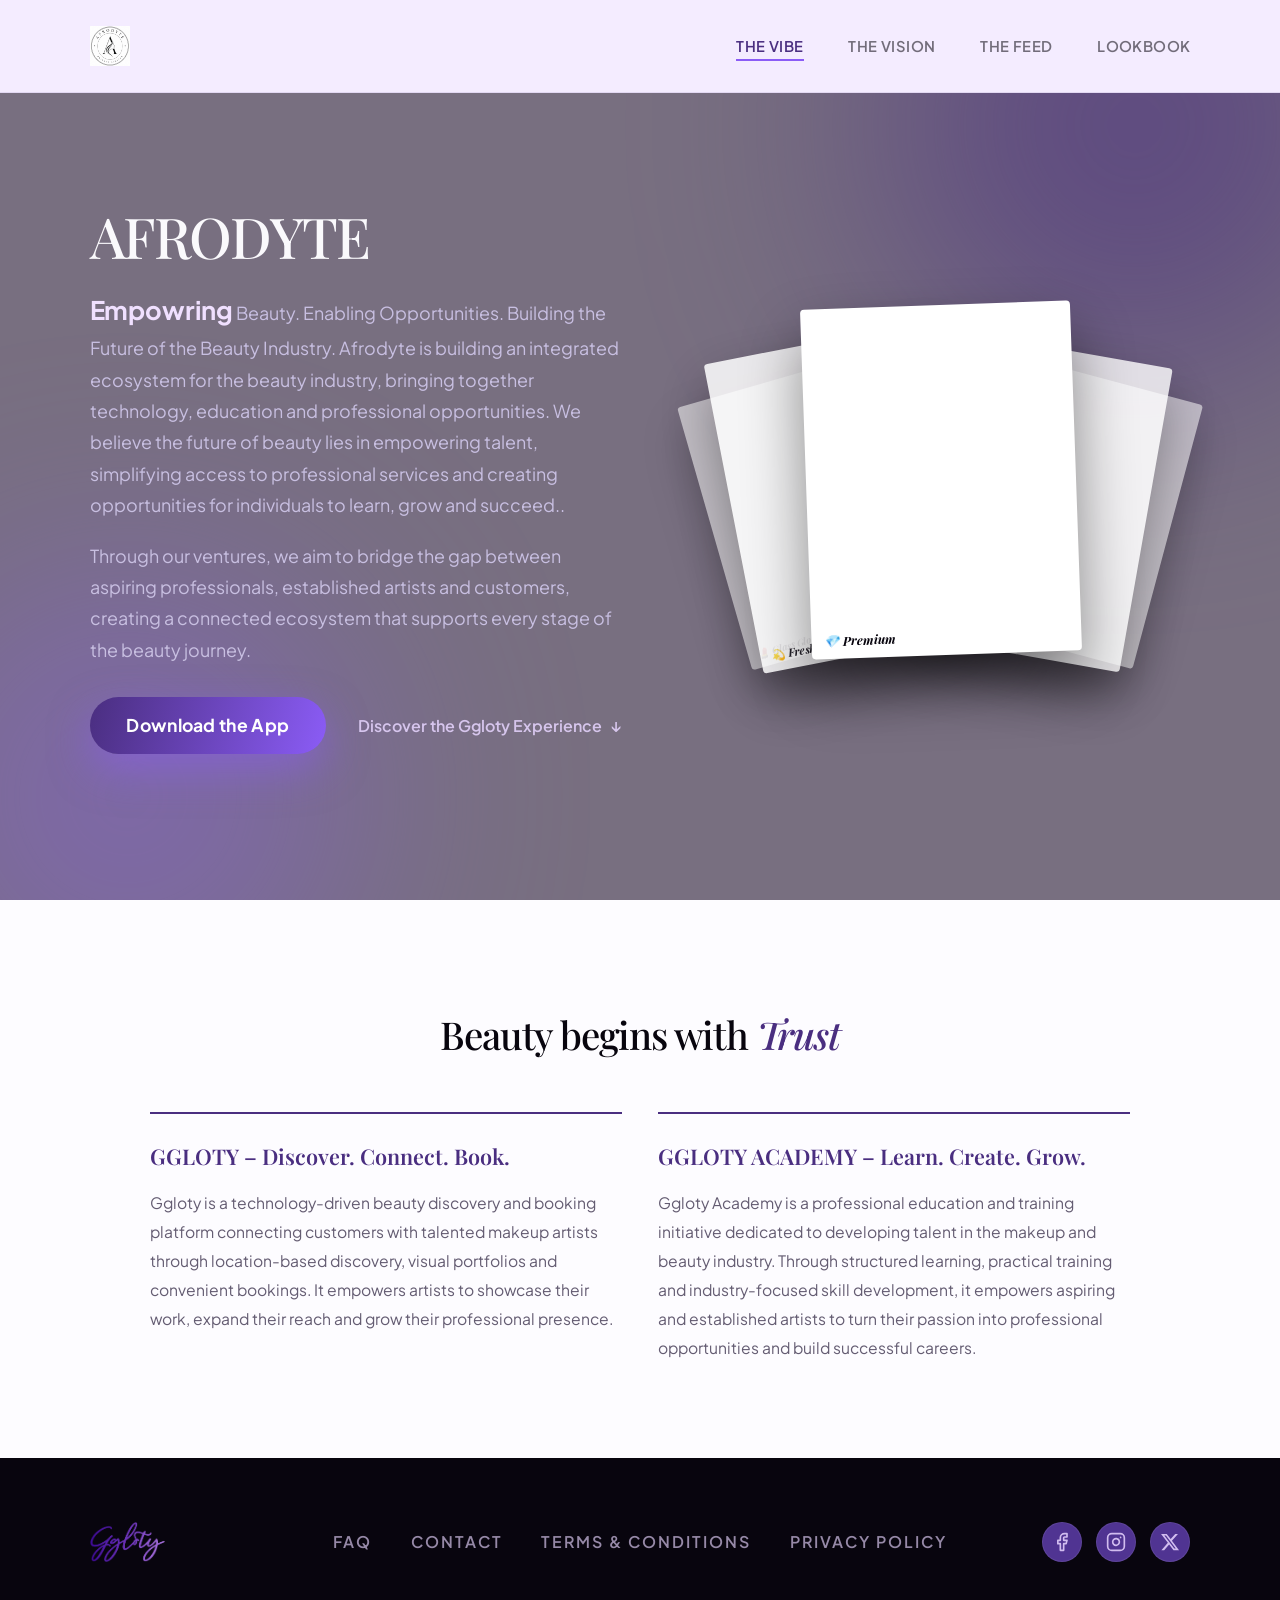
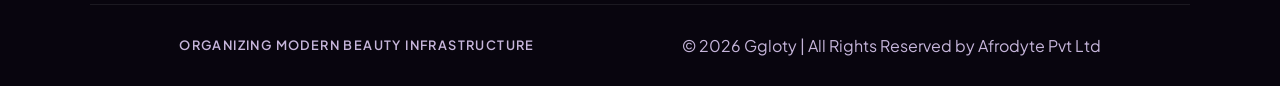
<file: index.html>
<!DOCTYPE html>
<html lang="en">

<head>
    <meta charset="UTF-8">
    <meta name="viewport" content="width=device-width, initial-scale=1.0">

    <title>Ggloty | Book Verified Makeup Artists & Beauty Professionals</title>

    <meta property="og:type" content="website">
    <meta property="og:url" content="https://www.ggloty.com/">
    <meta property="og:title" content="Ggloty | Book Verified Makeup Artists & Beauty Professionals">
    <meta property="og:description" content="Discover premium beauty and spa experiences customized to match your unique vibe.">
    <meta property="og:image" content="https://www.ggloty.com/preview.png">

    <link rel="icon" type="images/png" href="images/new logo.png">
    <link rel="canonical" href="https://www.ggloty.com/">

    <link rel="preconnect" href="https://fonts.googleapis.com">
    <link rel="preconnect" href="https://fonts.gstatic.com" crossorigin>

    <link href="https://fonts.googleapis.com/css2?family=Playfair+Display:ital,wght@0,400;0,500;0,600;0,700;1,400;1,500;1,600&family=Plus+Jakarta+Sans:wght@300;400;500;600;700;800&display=swap" rel="stylesheet">

    <link rel="stylesheet" href="style.css">
</head>

<body>

    <!-- NAVBAR -->
    <header class="masthead" id="masthead">
        <div class="masthead-bar">

            <a href="#home" class="brand-logo">
                <img src="images/new logo.png" alt="Ggloty" class="logo-img">
            </a>

            <nav class="primary-nav">
                <ul class="nav-list" id="navLinksMenu">
                    <li><a href="#home" class="nav-item active">The Vibe</a></li>
                    <li><a href="#vision" class="nav-item">The Vision</a></li>
                    <li><a href="#reels-section" class="nav-item">The Feed</a></li>
                    <li><a href="#lookbook" class="nav-item">Lookbook</a></li>
                </ul>
            </nav>

            <button class="menu-toggle" id="hamburgerToggle"
                aria-label="Toggle menu"
                aria-expanded="false"
                aria-controls="navLinksMenu">

                <span class="hamburger-line"></span>
                <span class="hamburger-line"></span>
                <span class="hamburger-line"></span>

            </button>

        </div>
    </header>


    <main>

        <!-- HERO SECTION -->
        <section id="home" class="hero">

            <span class="hero-glow glow-a" aria-hidden="true"></span>
            <span class="hero-glow glow-b" aria-hidden="true"></span>

            <div class="hero-inner">

                <div class="hero-copy" data-reveal>

                    <h1 class="hero-title">
                        AFRODYTE<br>
                        <span class="accent-ital"></span>
                    </h1>

                    <p class="hero-text">
                         <span class="brand-highlight">Empowring</span>  
                   Beauty. Enabling Opportunities.

Building the Future of the Beauty Industry.

Afrodyte is building an integrated ecosystem for the beauty industry, bringing together technology, education and professional opportunities.

We believe the future of beauty lies in empowering talent, simplifying access to professional services and creating opportunities for individuals to learn, grow and succeed..
                    </p>

                    <p class="hero-text">
                       
                       Through our ventures, we aim to bridge the gap between aspiring professionals, established artists and customers, creating a connected ecosystem that supports every stage of the beauty journey.
                    </p>

                    <div class="hero-actions">

                        <a href="https://play.google.com/store/apps/details?id=com.ggloty"
                            class="btn-glow">
                            <span>Download the App</span>
                        </a>

                        <a href="#vision" class="link-arrow">
                            Discover the Ggloty Experience
                            <span class="arrow-bob">↓</span>
                        </a>

                    </div>

                </div>


                <!-- HERO PHOTO STACK -->
                <div class="hero-visual" data-reveal>

                    <div class="photo-stack" id="heroDeckSlider">

                        <div class="photo-card">
                            <div class="photo-img"
                                style="background-image:url('https://res.cloudinary.com/vi6c5p9w/image/upload/tile-1.jpg');">
                            </div>
                            <span class="photo-tag">💫 Fresh</span>
                        </div>

                        <div class="photo-card">
                            <div class="photo-img"
                                style="background-image:url('https://res.cloudinary.com/vi6c5p9w/image/upload/v1783770216/tile-2.jpg');">
                            </div>
                            <span class="photo-tag">✨ Iconic</span>
                        </div>

                        <div class="photo-card">
                            <div class="photo-img"
                                style="background-image:url('https://res.cloudinary.com/vi6c5p9w/image/upload/tile-3.jpg');">
                            </div>
                            <span class="photo-tag">💎 Premium</span>
                        </div>

                        <div class="photo-card">
                            <div class="photo-img"
                                style="background-image:url('https://res.cloudinary.com/vi6c5p9w/image/upload/tile-4.jpg');">
                            </div>
                            <span class="photo-tag">💄 Glass Glow</span>
                        </div>

                        <div class="photo-card">
                            <div class="photo-img"
                                style="background-image:url('https://res.cloudinary.com/vi6c5p9w/image/upload/v1783768483/tile-5.jpg');">
                            </div>
                            <span class="photo-tag">⚡ Velvet</span>
                        </div>

                    </div>
                </div>

            </div>
        </section>
<section id="vision" class="vision">
            <div class="vision-inner">
                

                <div class="vision-heading" data-reveal>
                    <h2>Beauty begins with<span class="accent-plum"> Trust</span></h2>
                </div>

                <div class="perks">
                    <div class="perk" data-reveal>
                        <span class="perk-tag">GGLOTY – Discover. Connect. Book.</span>
                        
                        <p>Ggloty is a technology-driven beauty discovery and booking platform connecting customers with talented makeup artists through location-based discovery, visual portfolios and convenient bookings. It empowers artists to showcase their work, expand their reach and grow their professional presence.</p>
                    </div>

                    <div class="perk" data-reveal>

                        <span class="perk-tag">
                          GGLOTY ACADEMY – Learn. Create. Grow.
                        </span>

                        <p>
                           Ggloty Academy is a professional education and training initiative dedicated to developing talent in the makeup and beauty industry. Through structured learning, practical training and industry-focused skill development, it empowers aspiring and established artists to turn their passion into professional opportunities and build successful careers.
                        </p>

                    </div>

                </div>

            </div>
        </section>

       
    </main>

    <footer class="site-footer">
        <div class="footer-main">
            <a href="#home" class="footer-brand">
                <img src="images/new1.png" alt="Ggloty" class="footer-logo">
            </a>

            <nav class="footer-nav">
                
                <a href="faq.html">FAQ</a>
                <a href="contact.html">Contact</a>
                <a href="terms.html">Terms & Conditions</a>
                <a href="privacy.html">Privacy Policy</a>
            </nav>

            <div class="footer-social">
                <a href="https://www.facebook.com/share/1JAfqFKw3F/" class="social-icon" aria-label="Facebook">
                    <svg viewBox="0 0 24 24" fill="none" stroke="currentColor" stroke-width="2" stroke-linecap="round"
                        stroke-linejoin="round">
                        <path d="M18 2h-3a5 5 0 0 0-5 5v3H7v4h3v8h4v-8h3l1-4h-4V7a1 1 0 0 1 1-1h3z"></path>
                    </svg>
                </a>
                <a href="https://www.instagram.com/theggloty?utm_source=qr&igsh=OWNhNzVhZHdsa3Nk" class="social-icon"
                    aria-label="Instagram">
                    <svg viewBox="0 0 24 24" fill="none" stroke="currentColor" stroke-width="2" stroke-linecap="round"
                        stroke-linejoin="round">
                        <rect x="2" y="2" width="20" height="20" rx="5" ry="5"></rect>
                        <path d="M16 11.37A4 4 0 1 1 12.63 8 4 4 0 0 1 16 11.37z"></path>
                        <line x1="17.5" y1="6.5" x2="17.51" y2="6.5"></line>
                    </svg>
                </a>
                <a href="https://x.com/GglotyOfficial" class="social-icon" aria-label="X / Twitter">
                    <svg viewBox="0 0 24 24" fill="currentColor">
                        <path
                            d="M18.244 2.25h3.308l-7.227 8.26 8.502 11.24H16.17l-5.214-6.817L4.99 21.75H1.68l7.73-8.835L1.254 2.25H8.08l4.713 6.231zm-1.161 17.52h1.833L7.084 4.126H5.117z" />
                    </svg>
                </a>
            </div>
        </div>

        <div class="footer-strip">
            <p class="strip-tagline">Organizing modern beauty infrastructure</p>
            <p class="strip-copy">© 2026 Ggloty | All Rights Reserved by Afrodyte Pvt Ltd</p>
        </div>
    </footer>



    <!-- NAVIGATION SCRIPT -->
    <script>
        document.addEventListener("DOMContentLoaded", function () {

            const menuToggle = document.getElementById("hamburgerToggle");
            const navMenu = document.getElementById("navLinksMenu");
            const navItems = document.querySelectorAll(".nav-item");

            // Ensure all reveal content is visible
            document.querySelectorAll("[data-reveal]").forEach(function (element) {
                element.classList.add("in-view");
            });

            // Mobile navigation toggle
            if (menuToggle && navMenu) {

                menuToggle.addEventListener("click", function () {

                    const isOpen = menuToggle.classList.toggle("open");

                    navMenu.classList.toggle("nav-open", isOpen);

                    menuToggle.setAttribute("aria-expanded", isOpen);

                    document.body.classList.toggle("no-scroll", isOpen);

                });

                // Close menu after clicking a navigation link
                navItems.forEach(function (item) {

                    item.addEventListener("click", function () {

                        menuToggle.classList.remove("open");
                        navMenu.classList.remove("nav-open");

                        menuToggle.setAttribute("aria-expanded", "false");

                        document.body.classList.remove("no-scroll");

                    });

                });

            }

        });
    </script>

</body>
</html>
</file>
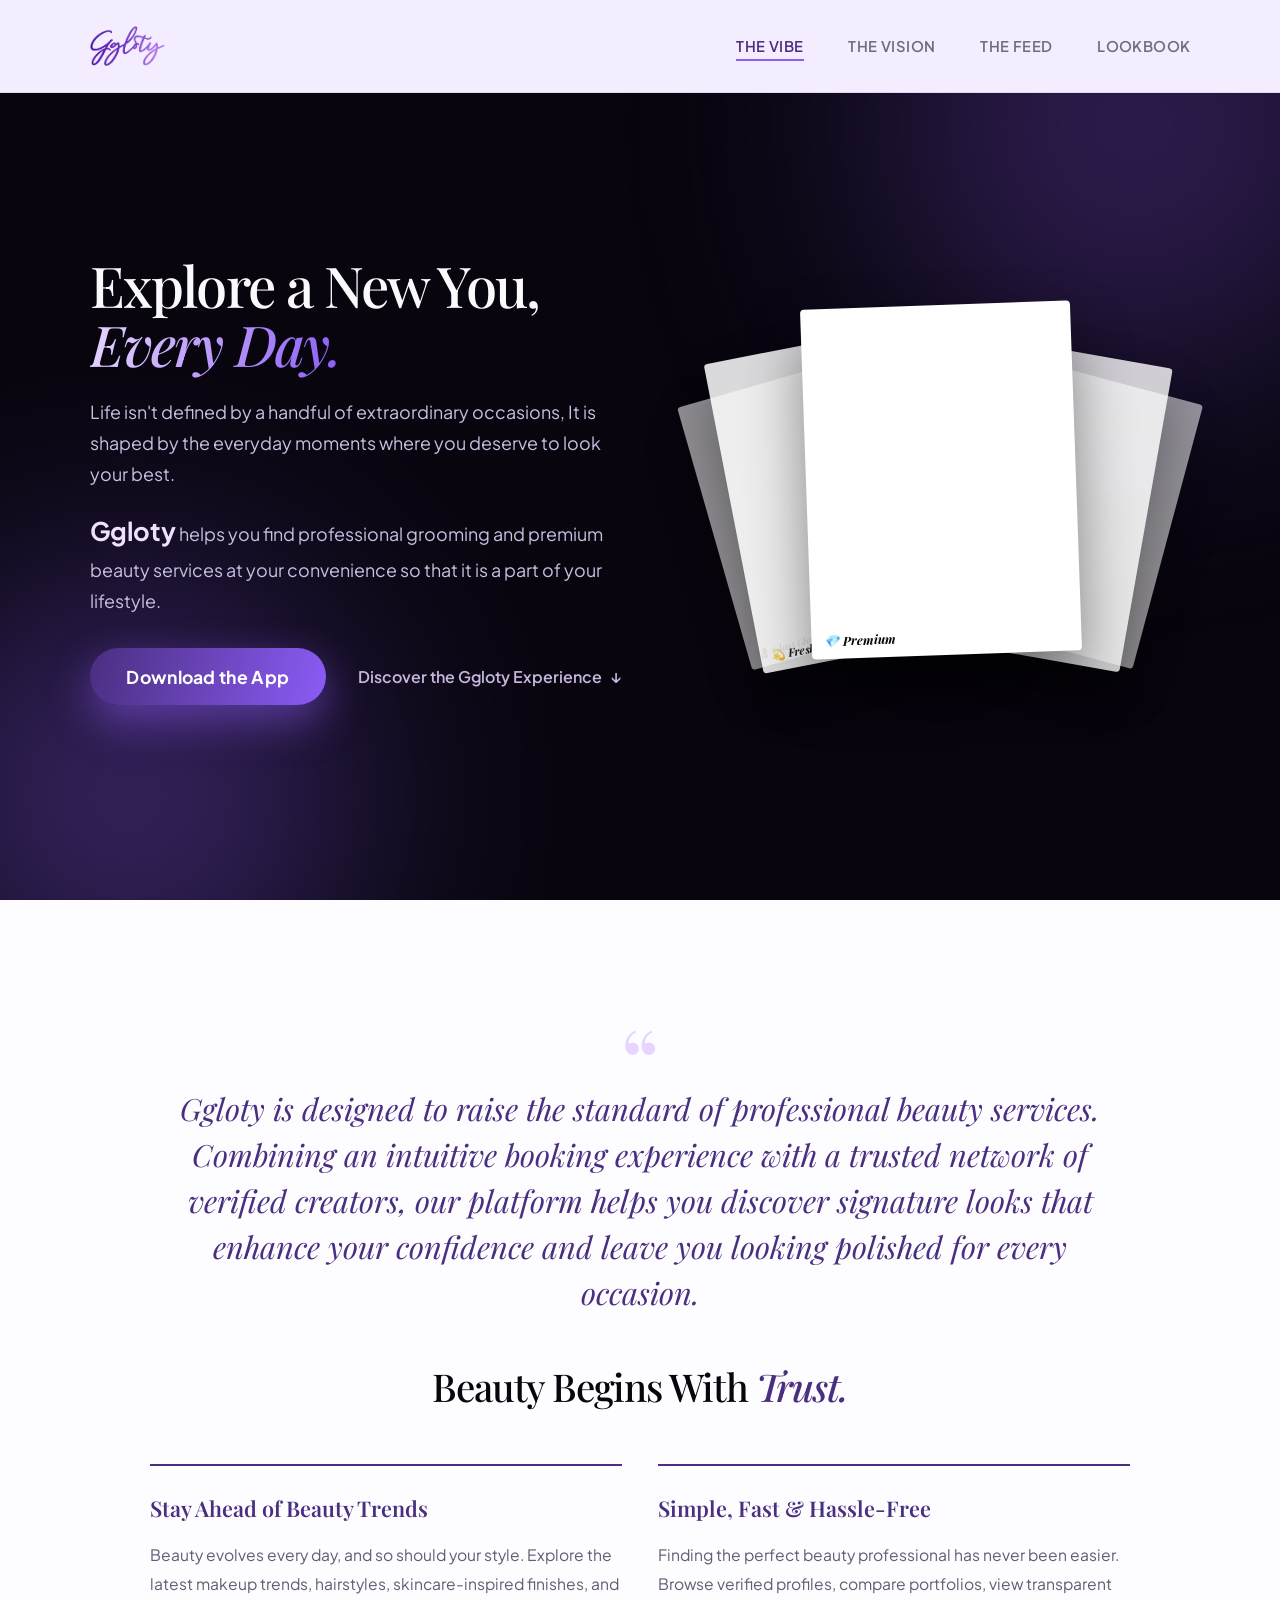
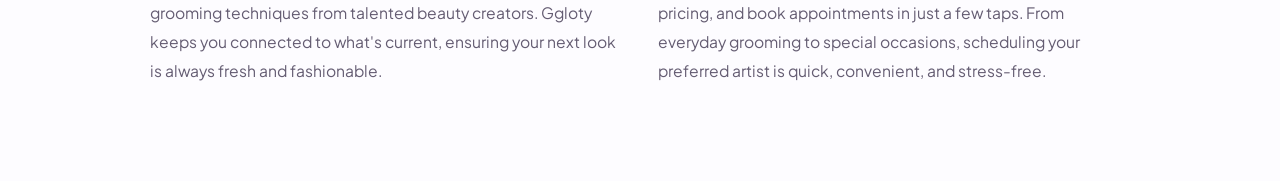
<file: Afrodyte - ggloty/index.html>
<!DOCTYPE html>
<html lang="en">

<head>
    <meta charset="UTF-8">
    <meta name="viewport" content="width=device-width, initial-scale=1.0">

    <title>Ggloty | Book Verified Makeup Artists & Beauty Professionals</title>

    <meta property="og:type" content="website">
    <meta property="og:url" content="https://www.ggloty.com/">
    <meta property="og:title" content="Ggloty | Book Verified Makeup Artists & Beauty Professionals">
    <meta property="og:description" content="Discover premium beauty and spa experiences customized to match your unique vibe.">
    <meta property="og:image" content="https://www.ggloty.com/preview.png">

    <link rel="icon" type="image/png" href="images/fevicon-ggloty.png">
    <link rel="canonical" href="https://www.ggloty.com/">

    <link rel="preconnect" href="https://fonts.googleapis.com">
    <link rel="preconnect" href="https://fonts.gstatic.com" crossorigin>

    <link href="https://fonts.googleapis.com/css2?family=Playfair+Display:ital,wght@0,400;0,500;0,600;0,700;1,400;1,500;1,600&family=Plus+Jakarta+Sans:wght@300;400;500;600;700;800&display=swap" rel="stylesheet">

    <link rel="stylesheet" href="style.css">
</head>

<body>

    <!-- NAVBAR -->
    <header class="masthead" id="masthead">
        <div class="masthead-bar">

            <a href="#home" class="brand-logo">
                <img src="images/new1.png" alt="Ggloty" class="logo-img">
            </a>

            <nav class="primary-nav">
                <ul class="nav-list" id="navLinksMenu">
                    <li><a href="#home" class="nav-item active">The Vibe</a></li>
                    <li><a href="#vision" class="nav-item">The Vision</a></li>
                    <li><a href="#reels-section" class="nav-item">The Feed</a></li>
                    <li><a href="#lookbook" class="nav-item">Lookbook</a></li>
                </ul>
            </nav>

            <button class="menu-toggle" id="hamburgerToggle"
                aria-label="Toggle menu"
                aria-expanded="false"
                aria-controls="navLinksMenu">

                <span class="hamburger-line"></span>
                <span class="hamburger-line"></span>
                <span class="hamburger-line"></span>

            </button>

        </div>
    </header>


    <main>

        <!-- HERO SECTION -->
        <section id="home" class="hero">

            <span class="hero-glow glow-a" aria-hidden="true"></span>
            <span class="hero-glow glow-b" aria-hidden="true"></span>

            <div class="hero-inner">

                <div class="hero-copy" data-reveal>

                    <h1 class="hero-title">
                        Explore a New You,<br>
                        <span class="accent-ital">Every Day.</span>
                    </h1>

                    <p class="hero-text">
                        Life isn't defined by a handful of extraordinary occasions,
                        It is shaped by the everyday moments where you deserve to
                        look your best.
                    </p>

                    <p class="hero-text">
                        <span class="brand-highlight">Ggloty</span>
                        helps you find professional grooming and premium beauty
                        services at your convenience so that it is a part of
                        your lifestyle.
                    </p>

                    <div class="hero-actions">

                        <a href="https://play.google.com/store/apps/details?id=com.ggloty"
                            class="btn-glow">
                            <span>Download the App</span>
                        </a>

                        <a href="#vision" class="link-arrow">
                            Discover the Ggloty Experience
                            <span class="arrow-bob">↓</span>
                        </a>

                    </div>

                </div>


                <!-- HERO PHOTO STACK -->
                <div class="hero-visual" data-reveal>

                    <div class="photo-stack" id="heroDeckSlider">

                        <div class="photo-card">
                            <div class="photo-img"
                                style="background-image:url('https://res.cloudinary.com/vi6c5p9w/image/upload/tile-1.jpg');">
                            </div>
                            <span class="photo-tag">💫 Fresh</span>
                        </div>

                        <div class="photo-card">
                            <div class="photo-img"
                                style="background-image:url('https://res.cloudinary.com/vi6c5p9w/image/upload/v1783770216/tile-2.jpg');">
                            </div>
                            <span class="photo-tag">✨ Iconic</span>
                        </div>

                        <div class="photo-card">
                            <div class="photo-img"
                                style="background-image:url('https://res.cloudinary.com/vi6c5p9w/image/upload/tile-3.jpg');">
                            </div>
                            <span class="photo-tag">💎 Premium</span>
                        </div>

                        <div class="photo-card">
                            <div class="photo-img"
                                style="background-image:url('https://res.cloudinary.com/vi6c5p9w/image/upload/tile-4.jpg');">
                            </div>
                            <span class="photo-tag">💄 Glass Glow</span>
                        </div>

                        <div class="photo-card">
                            <div class="photo-img"
                                style="background-image:url('https://res.cloudinary.com/vi6c5p9w/image/upload/v1783768483/tile-5.jpg');">
                            </div>
                            <span class="photo-tag">⚡ Velvet</span>
                        </div>

                    </div>
                </div>

            </div>
        </section>


        <!-- VISION SECTION -->
        <section id="vision" class="vision">

            <div class="vision-inner">

                <span class="quote-mark" aria-hidden="true">&ldquo;</span>

                <blockquote class="lede" data-reveal>
                    Ggloty is designed to raise the standard of professional beauty
                    services. Combining an intuitive booking experience with a
                    trusted network of verified creators, our platform helps you
                    discover signature looks that enhance your confidence and leave
                    you looking polished for every occasion.
                </blockquote>


                <div class="vision-heading" data-reveal>
                    <h2>
                        Beauty Begins With
                        <span class="accent-plum">Trust.</span>
                    </h2>
                </div>


                <div class="perks">

                    <div class="perk" data-reveal>

                        <span class="perk-tag">
                            Stay Ahead of Beauty Trends
                        </span>

                        <p>
                            Beauty evolves every day, and so should your style.
                            Explore the latest makeup trends, hairstyles,
                            skincare-inspired finishes, and grooming techniques
                            from talented beauty creators. Ggloty keeps you
                            connected to what's current, ensuring your next look
                            is always fresh and fashionable.
                        </p>

                    </div>


                    <div class="perk" data-reveal>

                        <span class="perk-tag">
                            Simple, Fast & Hassle-Free
                        </span>

                        <p>
                            Finding the perfect beauty professional has never
                            been easier. Browse verified profiles, compare
                            portfolios, view transparent pricing, and book
                            appointments in just a few taps. From everyday
                            grooming to special occasions, scheduling your
                            preferred artist is quick, convenient, and
                            stress-free.
                        </p>

                    </div>

                </div>

            </div>
        </section>

    </main>


    <!-- NAVIGATION SCRIPT -->
    <script>
        document.addEventListener("DOMContentLoaded", function () {

            const menuToggle = document.getElementById("hamburgerToggle");
            const navMenu = document.getElementById("navLinksMenu");
            const navItems = document.querySelectorAll(".nav-item");

            // Ensure all reveal content is visible
            document.querySelectorAll("[data-reveal]").forEach(function (element) {
                element.classList.add("in-view");
            });

            // Mobile navigation toggle
            if (menuToggle && navMenu) {

                menuToggle.addEventListener("click", function () {

                    const isOpen = menuToggle.classList.toggle("open");

                    navMenu.classList.toggle("nav-open", isOpen);

                    menuToggle.setAttribute("aria-expanded", isOpen);

                    document.body.classList.toggle("no-scroll", isOpen);

                });

                // Close menu after clicking a navigation link
                navItems.forEach(function (item) {

                    item.addEventListener("click", function () {

                        menuToggle.classList.remove("open");
                        navMenu.classList.remove("nav-open");

                        menuToggle.setAttribute("aria-expanded", "false");

                        document.body.classList.remove("no-scroll");

                    });

                });

            }

        });
    </script>

</body>
</html>
</file>
<file: style.css>
/* ==========================================================================
   GGLOTY — PREMIUM EDITORIAL DESIGN
   Only styles for the supplied HTML:
   Navbar + Hero + Vision
   ========================================================================== */


/* ==========================================================================
   GLOBAL RESET & VARIABLES
   ========================================================================== */

*,
*::before,
*::after {
    margin: 0;
    padding: 0;
    box-sizing: border-box;
}

:root {
    --luxury-black: #08050E;
    --luxury-white: #FAF9FC;
    --deep-brand-purple: #4A2E80;
    --amethyst-glow: #8B5CF6;
    --light-amethyst: #E7D5FF;
    --slate-muted: #645C72;
    --soft-cream-bg: #FDFCFF;

    --ink-soft: #14101E;
    --lilac-veil: rgba(231, 213, 255, 0.85);
    --lilac-dim: rgba(231, 213, 255, 0.55);
    --plum-10: rgba(74, 46, 128, 0.10);
    --plum-16: rgba(74, 46, 128, 0.16);
    --amethyst-30: rgba(139, 92, 246, 0.5);
    --white-04: rgba(250, 249, 252, 0.04);
    --white-08: rgba(250, 249, 252, 0.08);

    --font-display: 'Playfair Display', serif;
    --font-body: 'Plus Jakarta Sans', sans-serif;

    --ease: cubic-bezier(0.16, 1, 0.3, 1);

    --edge: 7vw;
    --nav-h: 92px;
}

html {
    scroll-behavior: smooth;
    scroll-padding-top: 110px;
}

body {
    font-family: var(--font-body);
    background: var(--soft-cream-bg);
    color: var( --soft-cream-bg);
    line-height: 1.5;
    overflow-x: hidden;
}

body.no-scroll {
    overflow: hidden;
}

h1,
h2,
h3,
h4,
h5 {
    font-family: var(--font-display);
    font-weight: 500;
}

p {
    color: var(--slate-muted);
}

a {
    color: inherit;
    text-decoration: none;
}

img {
    max-width: 100%;
    display: block;
}

::selection {
    background: var(--amethyst-glow);
    color: #fff;
}

main > section {
    padding-left: var(--edge);
    padding-right: var(--edge);
    position: relative;
    overflow: hidden;
}


/* ==========================================================================
   CONTENT VISIBILITY FIX
   Elements with data-reveal are visible even if JavaScript fails.
   ========================================================================== */

[data-reveal] {
    opacity: 1;
    visibility: visible;
    transform: none;
}

[data-reveal].in-view {
    opacity: 1;
    visibility: visible;
    transform: none;
}


/* ==========================================================================
   MASTHEAD / NAVIGATION
   ========================================================================== */

.masthead {
    position: fixed;
    top: 0;
    left: 0;
    width: 100%;
    z-index: 1000;

    background: #F4ECFF;

    backdrop-filter: blur(18px);
    -webkit-backdrop-filter: blur(18px);

    border-bottom: 1px solid var(--plum-10);
}

.masthead-bar {
    max-width: 1440px;
    margin: 0 auto;

    height: var(--nav-h);
    padding: 0 var(--edge);

    display: flex;
    align-items: center;
    justify-content: space-between;
}

.brand-logo {
    display: inline-flex;
    align-items: center;
}

.logo-img {
    height: 40px;
    width: auto;
    object-fit: contain;
}

.nav-list {
    display: flex;
    align-items: center;
    list-style: none;
    gap: 2.8rem;
}

.nav-item {
    position: relative;

    font-weight: 600;
    font-size: 0.92rem;
    letter-spacing: 0.4px;
    text-transform: uppercase;

    color: var(--luxury-black);
    opacity: 0.55;

    padding-bottom: 6px;

    transition:
        opacity 0.3s ease,
        color 0.3s ease;
}

.nav-item::after {
    content: '';

    position: absolute;
    left: 0;
    bottom: 0;

    width: 100%;
    height: 2px;

    background: var(--amethyst-glow);

    transform: scaleX(0);
    transform-origin: right;

    transition: transform 0.4s var(--ease);
}

.nav-item:hover,
.nav-item.active {
    opacity: 1;
    color: var(--deep-brand-purple);
}

.nav-item:hover::after,
.nav-item.active::after {
    transform: scaleX(1);
    transform-origin: left;
}


/* ==========================================================================
   HAMBURGER MENU
   ========================================================================== */

.menu-toggle {
    display: none;

    width: 46px;
    height: 46px;

    border: none;
    border-radius: 50%;

    background: var(--deep-brand-purple);

    flex-direction: column;
    align-items: center;
    justify-content: center;
    gap: 5px;

    cursor: pointer;
    flex-shrink: 0;

    position: relative;
    z-index: 1200;
}

.hamburger-line {
    width: 20px;
    height: 2px;

    background: #fff;
    border-radius: 2px;

    transition:
        transform 0.35s var(--ease),
        opacity 0.25s ease;
}

.menu-toggle.open .hamburger-line:nth-child(1) {
    transform: translateY(7px) rotate(45deg);
}

.menu-toggle.open .hamburger-line:nth-child(2) {
    opacity: 0;
}

.menu-toggle.open .hamburger-line:nth-child(3) {
    transform: translateY(-7px) rotate(-45deg);
}


/* ==========================================================================
   HERO SECTION — DARK COUTURE
   ========================================================================== */

.hero {
    background: #786F80;

    min-height: 100vh;

    display: flex;
    align-items: center;

    padding-top: calc(var(--nav-h) + 4rem);
    padding-bottom: 6rem;
}

.hero-glow {
    position: absolute;

    border-radius: 50%;
    filter: blur(120px);

    pointer-events: none;
    opacity: 0.55;

    animation: driftGlow 15s ease-in-out infinite alternate;
}

.glow-a {
    width: 520px;
    height: 520px;

    background: #4A2E80;

    top: -15%;
    right: -9%;
}

.glow-b {
    width: 460px;
    height: 460px;

    background: #8B5CF6;

    bottom: -14%;
    left: -8%;

    animation-delay: 3s;
    opacity: 0.35;
}

@keyframes driftGlow {
    0% {
        transform: translate(0, 0) scale(1);
    }

    100% {
        transform: translate(25px, -25px) scale(1.1);
    }
}


/* ==========================================================================
   HERO INNER LAYOUT
   ========================================================================== */

.hero-inner {
    position: relative;
    z-index: 2;

    max-width: 1360px;
    margin: 0 auto;
    width: 100%;

    display: grid;
    grid-template-columns: 1fr 0.9fr;
    gap: 3rem;

    align-items: center;
}

.hero-copy {
    width: 100%;
}

.eyebrow {
    display: inline-flex;

    font-size: 0.75rem;
    font-weight: 700;
    letter-spacing: 2px;
    text-transform: uppercase;

    color: var(--light-amethyst);
    background: var(--white-08);

    border: 1px solid var(--amethyst-30);

    padding: 0.55rem 1.3rem;
    border-radius: 999px;

    margin-bottom: 1.6rem;
}

.eyebrow-plum {
    color: var(--deep-brand-purple);
    background: var(--light-amethyst);
    border: none;
}


/* ==========================================================================
   HERO TYPOGRAPHY
   ========================================================================== */

.hero-title {
    font-size: clamp(2.6rem, 4.4vw, 4.1rem);

    line-height: 1.05;
    letter-spacing: -1.8px;

    color: var(--luxury-white);

    margin-bottom: 1.4rem;
}

.hero-text {
    font-size: 1.12rem;
    line-height: 1.75;

    color: #C8BFE1;

    max-width: 540px;
    margin-bottom: 1.2rem;
}

.brand-highlight {
    font-weight: 700;
    font-size: 1.6rem;

    color: #F0E0FF;
    letter-spacing: -0.1px;
}

.accent-ital {
    font-style: italic;

    background: linear-gradient(
        100deg,
        var(--light-amethyst),
        var(--amethyst-glow)
    );

    -webkit-background-clip: text;
    background-clip: text;
    -webkit-text-fill-color: transparent;
}

.accent-plum {
    font-style: italic;
    color: var(--deep-brand-purple);
}


/* ==========================================================================
   HERO BUTTONS
   ========================================================================== */

.hero-actions {
    display: flex;
    align-items: center;

    gap: 2rem;
    flex-wrap: wrap;

    margin-top: 2rem;
}

.btn-glow {
    display: inline-flex;
    align-items: center;
    justify-content: center;

    background: linear-gradient(
        105deg,
        var(--deep-brand-purple),
        var(--amethyst-glow)
    );

    color: #fff;

    padding: 0.95rem 2.3rem;
    border-radius: 999px;

    font-weight: 700;
    font-size: 1.1rem;
    letter-spacing: 0.3px;

    box-shadow: 0 16px 40px var(--amethyst-30);

    transition:
        transform 0.35s var(--ease),
        box-shadow 0.35s var(--ease);
}

.btn-glow:hover {
    transform: translateY(-4px);

    box-shadow: 0 22px 50px rgba(139, 92, 246, 0.5);
}

.link-arrow {
    display: inline-flex;
    align-items: center;
    gap: 8px;

    font-weight: 600;
    font-size: 1rem;

    color: var(--light-amethyst);
    opacity: 0.85;

    transition: opacity 0.3s ease;
}

.link-arrow:hover {
    opacity: 1;
}

.arrow-bob {
    display: inline-block;
    animation: bob 1.8s ease-in-out infinite;
}

@keyframes bob {
    0%,
    100% {
        transform: translateY(0);
    }

    50% {
        transform: translateY(5px);
    }
}


/* ==========================================================================
   HERO PHOTO STACK
   ========================================================================== */

.hero-visual {
    position: relative;

    height: 460px;

    display: flex;
    align-items: center;
    justify-content: center;
}

.photo-stack {
    position: relative;

    width: 100%;
    height: 100%;
}

.photo-card {
    position: absolute;

    top: 50%;
    left: 50%;

    width: 270px;
    height: 350px;

    background: #fff;

    padding: 12px 12px 34px;

    border-radius: 4px;

    box-shadow: 0 30px 60px rgba(0, 0, 0, 0.45);

    transition:
        transform 0.85s var(--ease),
        opacity 0.85s var(--ease);
}

.photo-img {
    width: 100%;
    height: 100%;

    background-size: cover;
    background-position: center;
}


/* Photo labels */

.photo-tag {
    position: absolute;

    bottom: 8px;
    left: 12px;

    font-size: 0.78rem;
    font-weight: 700;

    color: var(--luxury-black);

    font-family: var(--font-display);
    font-style: italic;
}


/* Static photo arrangement */

.photo-card:nth-child(1) {
    transform: translate(-50%, -50%) translate(-88px, 16px) rotate(-11deg) scale(0.9);
    opacity: 0.85;
    z-index: 3;
}

.photo-card:nth-child(2) {
    transform: translate(-50%, -50%) translate(88px, 20px) rotate(10deg) scale(0.88);
    opacity: 0.8;
    z-index: 2;
}

.photo-card:nth-child(3) {
    transform: translate(-50%, -50%) rotate(-2deg) scale(1);
    opacity: 1;
    z-index: 5;
}

.photo-card:nth-child(4) {
    transform: translate(-50%, -50%) translate(-125px, 30px) rotate(-16deg) scale(0.78);
    opacity: 0.55;
    z-index: 1;
}

.photo-card:nth-child(5) {
    transform: translate(-50%, -50%) translate(125px, 30px) rotate(15deg) scale(0.78);
    opacity: 0.55;
    z-index: 1;
}


/* ==========================================================================
   VISION SECTION — LIGHT EDITORIAL
   ========================================================================== */

.vision {
    background: var(--soft-cream-bg);

    padding-top: 7rem;
    padding-bottom: 6rem;

    text-align: center;
}

.vision-inner {
    max-width: 980px;
    margin: 0 auto;
}

.quote-mark {
    display: block;

    font-family: var(--font-display);
    font-size: 6rem;
    line-height: 1;

    color: var(--light-amethyst);

    margin-bottom: -1.4rem;
}

.lede {
    display: block;

    font-family: var(--font-display);
    font-style: italic;

    font-size: clamp(1.5rem, 2.4vw, 2.1rem);
    line-height: 1.5;

    color: var(--deep-brand-purple);

    margin-bottom: 3rem;
}

.vision-heading h2 {
    font-size: clamp(2.2rem, 3vw, 2.9rem);

    letter-spacing: -1.2px;
    line-height: 1.15;

    margin-bottom: 3.5rem;

    color: var(--luxury-black);
}


/* ==========================================================================
   VISION PERKS
   ========================================================================== */

.perks {
    display: grid;

    grid-template-columns: 1fr 1fr;
    gap: 2.2rem;

    text-align: left;
}

.perk {
    border-top: 2px solid var(--deep-brand-purple);

    padding-top: 1.6rem;

    transition: transform 0.5s var(--ease);
}

.perk:hover {
    transform: translateY(-6px);
}

.perk-tag {
    display: block;

    font-family: var(--font-display);
    font-size: 1.35rem;
    font-weight: 600;

    color: var(--deep-brand-purple);

    margin-bottom: 1rem;
}

.perk p {
    font-size: 0.98rem;
    line-height: 1.85;

    color: var(--slate-muted);
}


/* ==========================================================================
   TABLET RESPONSIVE
   ========================================================================== */

@media (max-width: 1024px) {

    :root {
        --edge: 5vw;
    }

    .nav-list {
        gap: 1.5rem;
    }

    .hero-inner {
        grid-template-columns: 1fr 0.85fr;
        gap: 1.5rem;
    }

    .hero-title {
        font-size: clamp(2.5rem, 5vw, 3.5rem);
    }

    .hero-visual {
        height: 400px;
    }

    .photo-card {
        width: 230px;
        height: 310px;
    }

    .photo-card:nth-child(1) {
        transform: translate(-50%, -50%) translate(-65px, 15px) rotate(-11deg) scale(0.9);
    }

    .photo-card:nth-child(2) {
        transform: translate(-50%, -50%) translate(65px, 20px) rotate(10deg) scale(0.88);
    }

    .photo-card:nth-child(4) {
        transform: translate(-50%, -50%) translate(-95px, 25px) rotate(-16deg) scale(0.78);
    }

    .photo-card:nth-child(5) {
        transform: translate(-50%, -50%) translate(95px, 25px) rotate(15deg) scale(0.78);
    }

}


/* ==========================================================================
   MOBILE NAVIGATION
   ========================================================================== */

@media (max-width: 768px) {

    :root {
        --nav-h: 76px;
        --edge: 6vw;
    }

    .masthead-bar {
        height: var(--nav-h);
    }

    .logo-img {
        height: 35px;
    }

    .menu-toggle {
        display: flex;
    }

    .primary-nav {
        position: fixed;

        top: var(--nav-h);
        left: 0;

        width: 100%;
        height: calc(100vh - var(--nav-h));

        background: #F4ECFF;

        display: flex;
        justify-content: center;
        align-items: center;

        opacity: 0;
        visibility: hidden;
        pointer-events: none;

        transform: translateY(-12px);

        transition:
            opacity 0.3s ease,
            visibility 0.3s ease,
            transform 0.3s ease;

        z-index: 1100;
    }

    .primary-nav .nav-list {
        display: flex;
        flex-direction: column;
        align-items: center;

        gap: 2.5rem;
    }

    .primary-nav .nav-item {
        font-size: 1.1rem;
    }

    .primary-nav .nav-list.nav-open {
        display: flex;
    }

    .primary-nav:has(.nav-open) {
        opacity: 1;
        visibility: visible;
        pointer-events: auto;
        transform: translateY(0);
    }


    /* Hero mobile layout */

    .hero {
        min-height: auto;

        padding-top: calc(var(--nav-h) + 4rem);
        padding-bottom: 5rem;
    }

    .hero-inner {
        grid-template-columns: 1fr;
        gap: 3rem;
    }

    .hero-copy {
        text-align: center;
    }

    .hero-title {
        font-size: clamp(2.5rem, 9vw, 3.5rem);
        margin-top: 0;
    }

    .hero-text {
        font-size: 1rem;
        margin-left: auto;
        margin-right: auto;
    }

    .hero-actions {
        justify-content: center;
        gap: 1.3rem;
    }

    .hero-visual {
        height: 370px;
        margin-top: 1rem;
    }

    .photo-card {
        width: 220px;
        height: 290px;
    }


    /* Vision mobile layout */

    .vision {
        padding-top: 5rem;
        padding-bottom: 4rem;
    }

    .lede {
        font-size: 1.45rem;
    }

    .vision-heading h2 {
        margin-bottom: 2.5rem;
    }

    .perks {
        grid-template-columns: 1fr;
        gap: 2.5rem;
    }

}


/* ==========================================================================
   SMALL MOBILE DEVICES
   ========================================================================== */

@media (max-width: 480px) {

    .hero-title {
        font-size: 2.5rem;
    }

    .hero-actions {
        flex-direction: column;
        gap: 1.4rem;
    }

    .btn-glow {
        font-size: 1rem;
        padding: 0.9rem 1.8rem;
    }

    .link-arrow {
        font-size: 0.9rem;
    }

    .hero-visual {
        height: 320px;
    }

    .photo-card {
        width: 185px;
        height: 255px;
    }

    .photo-card:nth-child(1) {
        transform: translate(-50%, -50%) translate(-45px, 12px) rotate(-11deg) scale(0.9);
    }

    .photo-card:nth-child(2) {
        transform: translate(-50%, -50%) translate(45px, 15px) rotate(10deg) scale(0.88);
    }

    .photo-card:nth-child(4) {
        transform: translate(-50%, -50%) translate(-70px, 20px) rotate(-16deg) scale(0.75);
    }

    .photo-card:nth-child(5) {
        transform: translate(-50%, -50%) translate(70px, 20px) rotate(15deg) scale(0.75);
    }

    .quote-mark {
        font-size: 4.5rem;
    }

    .lede {
        font-size: 1.3rem;
    }

    .perk-tag {
        font-size: 1.2rem;
    }

}
/* ==========================================================================
   FOOTER — premium three-column masthead + divider + statement strip
   ========================================================================== */
.site-footer {
    background: var(--luxury-black);
    padding: 4rem var(--edge) 0;
}

.footer-main {
    max-width: 1360px;
    margin: 0 auto;
    display: grid;
    grid-template-columns: 1fr auto 1fr;
    align-items: center;
    gap: 2rem;
    padding-bottom: 2.6rem;
    border-bottom: 1px solid var(--white-08);
}

.footer-brand {
    justify-self: start;
    opacity: 0.92;
    transition: opacity 0.3s ease;
}

.footer-brand:hover {
    opacity: 1;
}

.footer-logo {
    height: 40px;
    width: auto;
}

.footer-nav {
    justify-self: center;
    display: flex;
    flex-wrap: wrap;
    justify-content: center;
    gap: 2.4rem;
}

.footer-nav a {
    color: var(--lilac-veil);
    text-transform: uppercase;
    font-weight: 600;
    font-size: 1rem;
    letter-spacing: 2px;
    opacity: 0.75;
    transition: opacity 0.3s ease, color 0.3s ease;
}

.footer-nav a:hover {
    opacity: 1;
    color: #fff;
}

.footer-social {
    justify-self: end;
    display: flex;
    gap: 0.9rem;
}

.social-icon {
    width: 40px;
    height: 40px;
    border-radius: 50%;
    border: 1px solid var(--white-08);
    background: #503492;
    display: flex;
    align-items: center;
    justify-content: center;
    color: var(--lilac-veil);
    transition: background 0.3s ease, border-color 0.3s ease, color 0.3s ease, transform 0.3s ease;
}

.social-icon svg {
    width: 20px;
    height: 20px;
}

.social-icon:hover {
    background: var(--amethyst-glow);
    border-color: var(--amethyst-glow);
    color: #fff;
    transform: translateY(-3px);
}

.footer-strip {
    display: flex;
    align-items: center;
    justify-content: space-between;
    gap: 1.5rem;
    max-width: 1360px;
    margin: 0 auto;
    padding: 1.8rem var(--edge);
}

.strip-tagline {
    color: var(--lilac-veil);
    font-weight: 600;
    font-size: 0.8rem;
    letter-spacing: 1.4px;
    text-transform: uppercase;

}

.strip-copy {
    color: var(--lilac-veil);
    font-size: 1rem;
    ;
    white-space: nowrap;
}
</file>
<file: Afrodyte - ggloty/style.css>
/* ==========================================================================
   GGLOTY — PREMIUM EDITORIAL DESIGN
   Only styles for the supplied HTML:
   Navbar + Hero + Vision
   ========================================================================== */


/* ==========================================================================
   GLOBAL RESET & VARIABLES
   ========================================================================== */

*,
*::before,
*::after {
    margin: 0;
    padding: 0;
    box-sizing: border-box;
}

:root {
    --luxury-black: #08050E;
    --luxury-white: #FAF9FC;
    --deep-brand-purple: #4A2E80;
    --amethyst-glow: #8B5CF6;
    --light-amethyst: #E7D5FF;
    --slate-muted: #645C72;
    --soft-cream-bg: #FDFCFF;

    --ink-soft: #14101E;
    --lilac-veil: rgba(231, 213, 255, 0.85);
    --lilac-dim: rgba(231, 213, 255, 0.55);
    --plum-10: rgba(74, 46, 128, 0.10);
    --plum-16: rgba(74, 46, 128, 0.16);
    --amethyst-30: rgba(139, 92, 246, 0.5);
    --white-04: rgba(250, 249, 252, 0.04);
    --white-08: rgba(250, 249, 252, 0.08);

    --font-display: 'Playfair Display', serif;
    --font-body: 'Plus Jakarta Sans', sans-serif;

    --ease: cubic-bezier(0.16, 1, 0.3, 1);

    --edge: 7vw;
    --nav-h: 92px;
}

html {
    scroll-behavior: smooth;
    scroll-padding-top: 110px;
}

body {
    font-family: var(--font-body);
    background: var(--soft-cream-bg);
    color: var(--luxury-black);
    line-height: 1.5;
    overflow-x: hidden;
}

body.no-scroll {
    overflow: hidden;
}

h1,
h2,
h3,
h4,
h5 {
    font-family: var(--font-display);
    font-weight: 500;
}

p {
    color: var(--slate-muted);
}

a {
    color: inherit;
    text-decoration: none;
}

img {
    max-width: 100%;
    display: block;
}

::selection {
    background: var(--amethyst-glow);
    color: #fff;
}

main > section {
    padding-left: var(--edge);
    padding-right: var(--edge);
    position: relative;
    overflow: hidden;
}


/* ==========================================================================
   CONTENT VISIBILITY FIX
   Elements with data-reveal are visible even if JavaScript fails.
   ========================================================================== */

[data-reveal] {
    opacity: 1;
    visibility: visible;
    transform: none;
}

[data-reveal].in-view {
    opacity: 1;
    visibility: visible;
    transform: none;
}


/* ==========================================================================
   MASTHEAD / NAVIGATION
   ========================================================================== */

.masthead {
    position: fixed;
    top: 0;
    left: 0;
    width: 100%;
    z-index: 1000;

    background: #F4ECFF;

    backdrop-filter: blur(18px);
    -webkit-backdrop-filter: blur(18px);

    border-bottom: 1px solid var(--plum-10);
}

.masthead-bar {
    max-width: 1440px;
    margin: 0 auto;

    height: var(--nav-h);
    padding: 0 var(--edge);

    display: flex;
    align-items: center;
    justify-content: space-between;
}

.brand-logo {
    display: inline-flex;
    align-items: center;
}

.logo-img {
    height: 40px;
    width: auto;
    object-fit: contain;
}

.nav-list {
    display: flex;
    align-items: center;
    list-style: none;
    gap: 2.8rem;
}

.nav-item {
    position: relative;

    font-weight: 600;
    font-size: 0.92rem;
    letter-spacing: 0.4px;
    text-transform: uppercase;

    color: var(--luxury-black);
    opacity: 0.55;

    padding-bottom: 6px;

    transition:
        opacity 0.3s ease,
        color 0.3s ease;
}

.nav-item::after {
    content: '';

    position: absolute;
    left: 0;
    bottom: 0;

    width: 100%;
    height: 2px;

    background: var(--amethyst-glow);

    transform: scaleX(0);
    transform-origin: right;

    transition: transform 0.4s var(--ease);
}

.nav-item:hover,
.nav-item.active {
    opacity: 1;
    color: var(--deep-brand-purple);
}

.nav-item:hover::after,
.nav-item.active::after {
    transform: scaleX(1);
    transform-origin: left;
}


/* ==========================================================================
   HAMBURGER MENU
   ========================================================================== */

.menu-toggle {
    display: none;

    width: 46px;
    height: 46px;

    border: none;
    border-radius: 50%;

    background: var(--deep-brand-purple);

    flex-direction: column;
    align-items: center;
    justify-content: center;
    gap: 5px;

    cursor: pointer;
    flex-shrink: 0;

    position: relative;
    z-index: 1200;
}

.hamburger-line {
    width: 20px;
    height: 2px;

    background: #fff;
    border-radius: 2px;

    transition:
        transform 0.35s var(--ease),
        opacity 0.25s ease;
}

.menu-toggle.open .hamburger-line:nth-child(1) {
    transform: translateY(7px) rotate(45deg);
}

.menu-toggle.open .hamburger-line:nth-child(2) {
    opacity: 0;
}

.menu-toggle.open .hamburger-line:nth-child(3) {
    transform: translateY(-7px) rotate(-45deg);
}


/* ==========================================================================
   HERO SECTION — DARK COUTURE
   ========================================================================== */

.hero {
    background: var(--luxury-black);

    min-height: 100vh;

    display: flex;
    align-items: center;

    padding-top: calc(var(--nav-h) + 4rem);
    padding-bottom: 6rem;
}

.hero-glow {
    position: absolute;

    border-radius: 50%;
    filter: blur(120px);

    pointer-events: none;
    opacity: 0.55;

    animation: driftGlow 15s ease-in-out infinite alternate;
}

.glow-a {
    width: 520px;
    height: 520px;

    background: #4A2E80;

    top: -15%;
    right: -9%;
}

.glow-b {
    width: 460px;
    height: 460px;

    background: #8B5CF6;

    bottom: -14%;
    left: -8%;

    animation-delay: 3s;
    opacity: 0.35;
}

@keyframes driftGlow {
    0% {
        transform: translate(0, 0) scale(1);
    }

    100% {
        transform: translate(25px, -25px) scale(1.1);
    }
}


/* ==========================================================================
   HERO INNER LAYOUT
   ========================================================================== */

.hero-inner {
    position: relative;
    z-index: 2;

    max-width: 1360px;
    margin: 0 auto;
    width: 100%;

    display: grid;
    grid-template-columns: 1fr 0.9fr;
    gap: 3rem;

    align-items: center;
}

.hero-copy {
    width: 100%;
}

.eyebrow {
    display: inline-flex;

    font-size: 0.75rem;
    font-weight: 700;
    letter-spacing: 2px;
    text-transform: uppercase;

    color: var(--light-amethyst);
    background: var(--white-08);

    border: 1px solid var(--amethyst-30);

    padding: 0.55rem 1.3rem;
    border-radius: 999px;

    margin-bottom: 1.6rem;
}

.eyebrow-plum {
    color: var(--deep-brand-purple);
    background: var(--light-amethyst);
    border: none;
}


/* ==========================================================================
   HERO TYPOGRAPHY
   ========================================================================== */

.hero-title {
    font-size: clamp(2.6rem, 4.4vw, 4.1rem);

    line-height: 1.05;
    letter-spacing: -1.8px;

    color: var(--luxury-white);

    margin-bottom: 1.4rem;
}

.hero-text {
    font-size: 1.12rem;
    line-height: 1.75;

    color: #C8BFE1;

    max-width: 540px;
    margin-bottom: 1.2rem;
}

.brand-highlight {
    font-weight: 700;
    font-size: 1.6rem;

    color: #F0E0FF;
    letter-spacing: -0.1px;
}

.accent-ital {
    font-style: italic;

    background: linear-gradient(
        100deg,
        var(--light-amethyst),
        var(--amethyst-glow)
    );

    -webkit-background-clip: text;
    background-clip: text;
    -webkit-text-fill-color: transparent;
}

.accent-plum {
    font-style: italic;
    color: var(--deep-brand-purple);
}


/* ==========================================================================
   HERO BUTTONS
   ========================================================================== */

.hero-actions {
    display: flex;
    align-items: center;

    gap: 2rem;
    flex-wrap: wrap;

    margin-top: 2rem;
}

.btn-glow {
    display: inline-flex;
    align-items: center;
    justify-content: center;

    background: linear-gradient(
        105deg,
        var(--deep-brand-purple),
        var(--amethyst-glow)
    );

    color: #fff;

    padding: 0.95rem 2.3rem;
    border-radius: 999px;

    font-weight: 700;
    font-size: 1.1rem;
    letter-spacing: 0.3px;

    box-shadow: 0 16px 40px var(--amethyst-30);

    transition:
        transform 0.35s var(--ease),
        box-shadow 0.35s var(--ease);
}

.btn-glow:hover {
    transform: translateY(-4px);

    box-shadow: 0 22px 50px rgba(139, 92, 246, 0.5);
}

.link-arrow {
    display: inline-flex;
    align-items: center;
    gap: 8px;

    font-weight: 600;
    font-size: 1rem;

    color: var(--light-amethyst);
    opacity: 0.85;

    transition: opacity 0.3s ease;
}

.link-arrow:hover {
    opacity: 1;
}

.arrow-bob {
    display: inline-block;
    animation: bob 1.8s ease-in-out infinite;
}

@keyframes bob {
    0%,
    100% {
        transform: translateY(0);
    }

    50% {
        transform: translateY(5px);
    }
}


/* ==========================================================================
   HERO PHOTO STACK
   ========================================================================== */

.hero-visual {
    position: relative;

    height: 460px;

    display: flex;
    align-items: center;
    justify-content: center;
}

.photo-stack {
    position: relative;

    width: 100%;
    height: 100%;
}

.photo-card {
    position: absolute;

    top: 50%;
    left: 50%;

    width: 270px;
    height: 350px;

    background: #fff;

    padding: 12px 12px 34px;

    border-radius: 4px;

    box-shadow: 0 30px 60px rgba(0, 0, 0, 0.45);

    transition:
        transform 0.85s var(--ease),
        opacity 0.85s var(--ease);
}

.photo-img {
    width: 100%;
    height: 100%;

    background-size: cover;
    background-position: center;
}


/* Photo labels */

.photo-tag {
    position: absolute;

    bottom: 8px;
    left: 12px;

    font-size: 0.78rem;
    font-weight: 700;

    color: var(--luxury-black);

    font-family: var(--font-display);
    font-style: italic;
}


/* Static photo arrangement */

.photo-card:nth-child(1) {
    transform: translate(-50%, -50%) translate(-88px, 16px) rotate(-11deg) scale(0.9);
    opacity: 0.85;
    z-index: 3;
}

.photo-card:nth-child(2) {
    transform: translate(-50%, -50%) translate(88px, 20px) rotate(10deg) scale(0.88);
    opacity: 0.8;
    z-index: 2;
}

.photo-card:nth-child(3) {
    transform: translate(-50%, -50%) rotate(-2deg) scale(1);
    opacity: 1;
    z-index: 5;
}

.photo-card:nth-child(4) {
    transform: translate(-50%, -50%) translate(-125px, 30px) rotate(-16deg) scale(0.78);
    opacity: 0.55;
    z-index: 1;
}

.photo-card:nth-child(5) {
    transform: translate(-50%, -50%) translate(125px, 30px) rotate(15deg) scale(0.78);
    opacity: 0.55;
    z-index: 1;
}


/* ==========================================================================
   VISION SECTION — LIGHT EDITORIAL
   ========================================================================== */

.vision {
    background: var(--soft-cream-bg);

    padding-top: 7rem;
    padding-bottom: 6rem;

    text-align: center;
}

.vision-inner {
    max-width: 980px;
    margin: 0 auto;
}

.quote-mark {
    display: block;

    font-family: var(--font-display);
    font-size: 6rem;
    line-height: 1;

    color: var(--light-amethyst);

    margin-bottom: -1.4rem;
}

.lede {
    display: block;

    font-family: var(--font-display);
    font-style: italic;

    font-size: clamp(1.5rem, 2.4vw, 2.1rem);
    line-height: 1.5;

    color: var(--deep-brand-purple);

    margin-bottom: 3rem;
}

.vision-heading h2 {
    font-size: clamp(2.2rem, 3vw, 2.9rem);

    letter-spacing: -1.2px;
    line-height: 1.15;

    margin-bottom: 3.5rem;

    color: var(--luxury-black);
}


/* ==========================================================================
   VISION PERKS
   ========================================================================== */

.perks {
    display: grid;

    grid-template-columns: 1fr 1fr;
    gap: 2.2rem;

    text-align: left;
}

.perk {
    border-top: 2px solid var(--deep-brand-purple);

    padding-top: 1.6rem;

    transition: transform 0.5s var(--ease);
}

.perk:hover {
    transform: translateY(-6px);
}

.perk-tag {
    display: block;

    font-family: var(--font-display);
    font-size: 1.35rem;
    font-weight: 600;

    color: var(--deep-brand-purple);

    margin-bottom: 1rem;
}

.perk p {
    font-size: 0.98rem;
    line-height: 1.85;

    color: var(--slate-muted);
}


/* ==========================================================================
   TABLET RESPONSIVE
   ========================================================================== */

@media (max-width: 1024px) {

    :root {
        --edge: 5vw;
    }

    .nav-list {
        gap: 1.5rem;
    }

    .hero-inner {
        grid-template-columns: 1fr 0.85fr;
        gap: 1.5rem;
    }

    .hero-title {
        font-size: clamp(2.5rem, 5vw, 3.5rem);
    }

    .hero-visual {
        height: 400px;
    }

    .photo-card {
        width: 230px;
        height: 310px;
    }

    .photo-card:nth-child(1) {
        transform: translate(-50%, -50%) translate(-65px, 15px) rotate(-11deg) scale(0.9);
    }

    .photo-card:nth-child(2) {
        transform: translate(-50%, -50%) translate(65px, 20px) rotate(10deg) scale(0.88);
    }

    .photo-card:nth-child(4) {
        transform: translate(-50%, -50%) translate(-95px, 25px) rotate(-16deg) scale(0.78);
    }

    .photo-card:nth-child(5) {
        transform: translate(-50%, -50%) translate(95px, 25px) rotate(15deg) scale(0.78);
    }

}


/* ==========================================================================
   MOBILE NAVIGATION
   ========================================================================== */

@media (max-width: 768px) {

    :root {
        --nav-h: 76px;
        --edge: 6vw;
    }

    .masthead-bar {
        height: var(--nav-h);
    }

    .logo-img {
        height: 35px;
    }

    .menu-toggle {
        display: flex;
    }

    .primary-nav {
        position: fixed;

        top: var(--nav-h);
        left: 0;

        width: 100%;
        height: calc(100vh - var(--nav-h));

        background: #F4ECFF;

        display: flex;
        justify-content: center;
        align-items: center;

        opacity: 0;
        visibility: hidden;
        pointer-events: none;

        transform: translateY(-12px);

        transition:
            opacity 0.3s ease,
            visibility 0.3s ease,
            transform 0.3s ease;

        z-index: 1100;
    }

    .primary-nav .nav-list {
        display: flex;
        flex-direction: column;
        align-items: center;

        gap: 2.5rem;
    }

    .primary-nav .nav-item {
        font-size: 1.1rem;
    }

    .primary-nav .nav-list.nav-open {
        display: flex;
    }

    .primary-nav:has(.nav-open) {
        opacity: 1;
        visibility: visible;
        pointer-events: auto;
        transform: translateY(0);
    }


    /* Hero mobile layout */

    .hero {
        min-height: auto;

        padding-top: calc(var(--nav-h) + 4rem);
        padding-bottom: 5rem;
    }

    .hero-inner {
        grid-template-columns: 1fr;
        gap: 3rem;
    }

    .hero-copy {
        text-align: center;
    }

    .hero-title {
        font-size: clamp(2.5rem, 9vw, 3.5rem);
        margin-top: 0;
    }

    .hero-text {
        font-size: 1rem;
        margin-left: auto;
        margin-right: auto;
    }

    .hero-actions {
        justify-content: center;
        gap: 1.3rem;
    }

    .hero-visual {
        height: 370px;
        margin-top: 1rem;
    }

    .photo-card {
        width: 220px;
        height: 290px;
    }


    /* Vision mobile layout */

    .vision {
        padding-top: 5rem;
        padding-bottom: 4rem;
    }

    .lede {
        font-size: 1.45rem;
    }

    .vision-heading h2 {
        margin-bottom: 2.5rem;
    }

    .perks {
        grid-template-columns: 1fr;
        gap: 2.5rem;
    }

}


/* ==========================================================================
   SMALL MOBILE DEVICES
   ========================================================================== */

@media (max-width: 480px) {

    .hero-title {
        font-size: 2.5rem;
    }

    .hero-actions {
        flex-direction: column;
        gap: 1.4rem;
    }

    .btn-glow {
        font-size: 1rem;
        padding: 0.9rem 1.8rem;
    }

    .link-arrow {
        font-size: 0.9rem;
    }

    .hero-visual {
        height: 320px;
    }

    .photo-card {
        width: 185px;
        height: 255px;
    }

    .photo-card:nth-child(1) {
        transform: translate(-50%, -50%) translate(-45px, 12px) rotate(-11deg) scale(0.9);
    }

    .photo-card:nth-child(2) {
        transform: translate(-50%, -50%) translate(45px, 15px) rotate(10deg) scale(0.88);
    }

    .photo-card:nth-child(4) {
        transform: translate(-50%, -50%) translate(-70px, 20px) rotate(-16deg) scale(0.75);
    }

    .photo-card:nth-child(5) {
        transform: translate(-50%, -50%) translate(70px, 20px) rotate(15deg) scale(0.75);
    }

    .quote-mark {
        font-size: 4.5rem;
    }

    .lede {
        font-size: 1.3rem;
    }

    .perk-tag {
        font-size: 1.2rem;
    }

}
</file>
